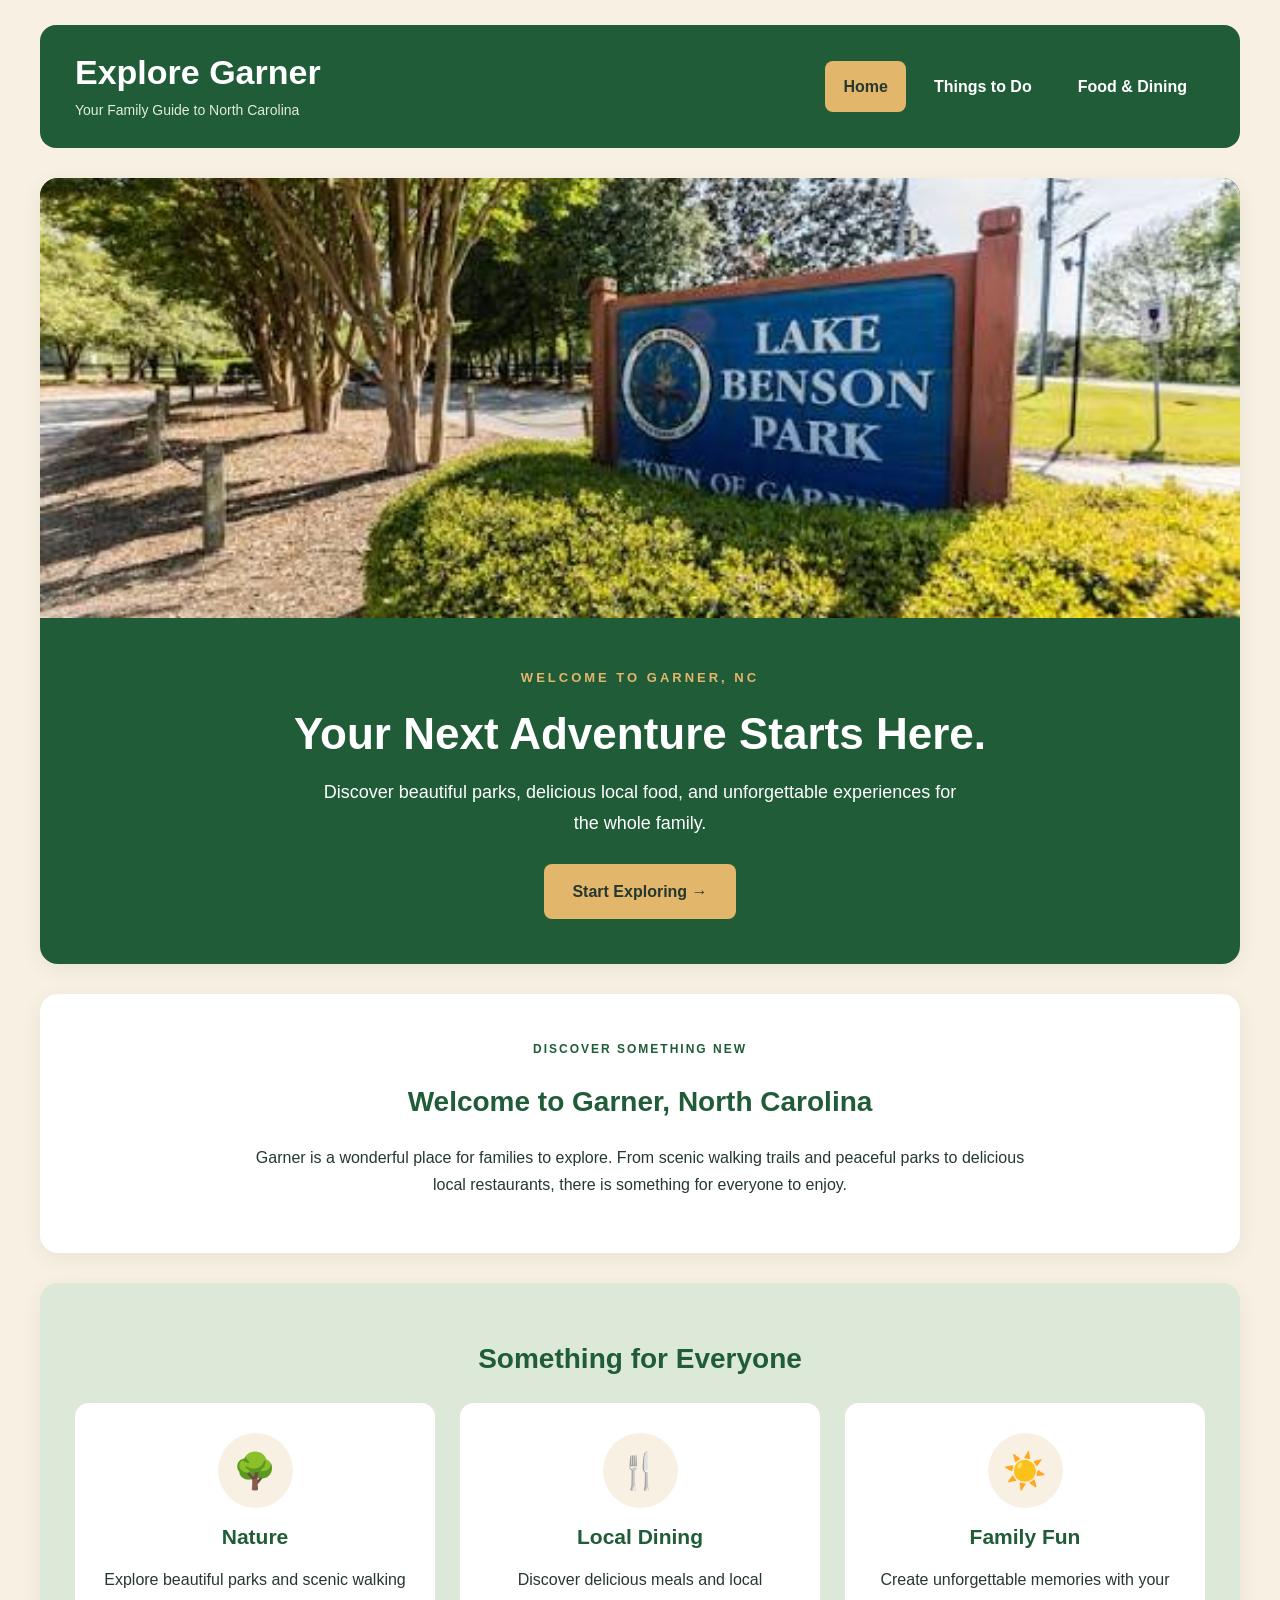
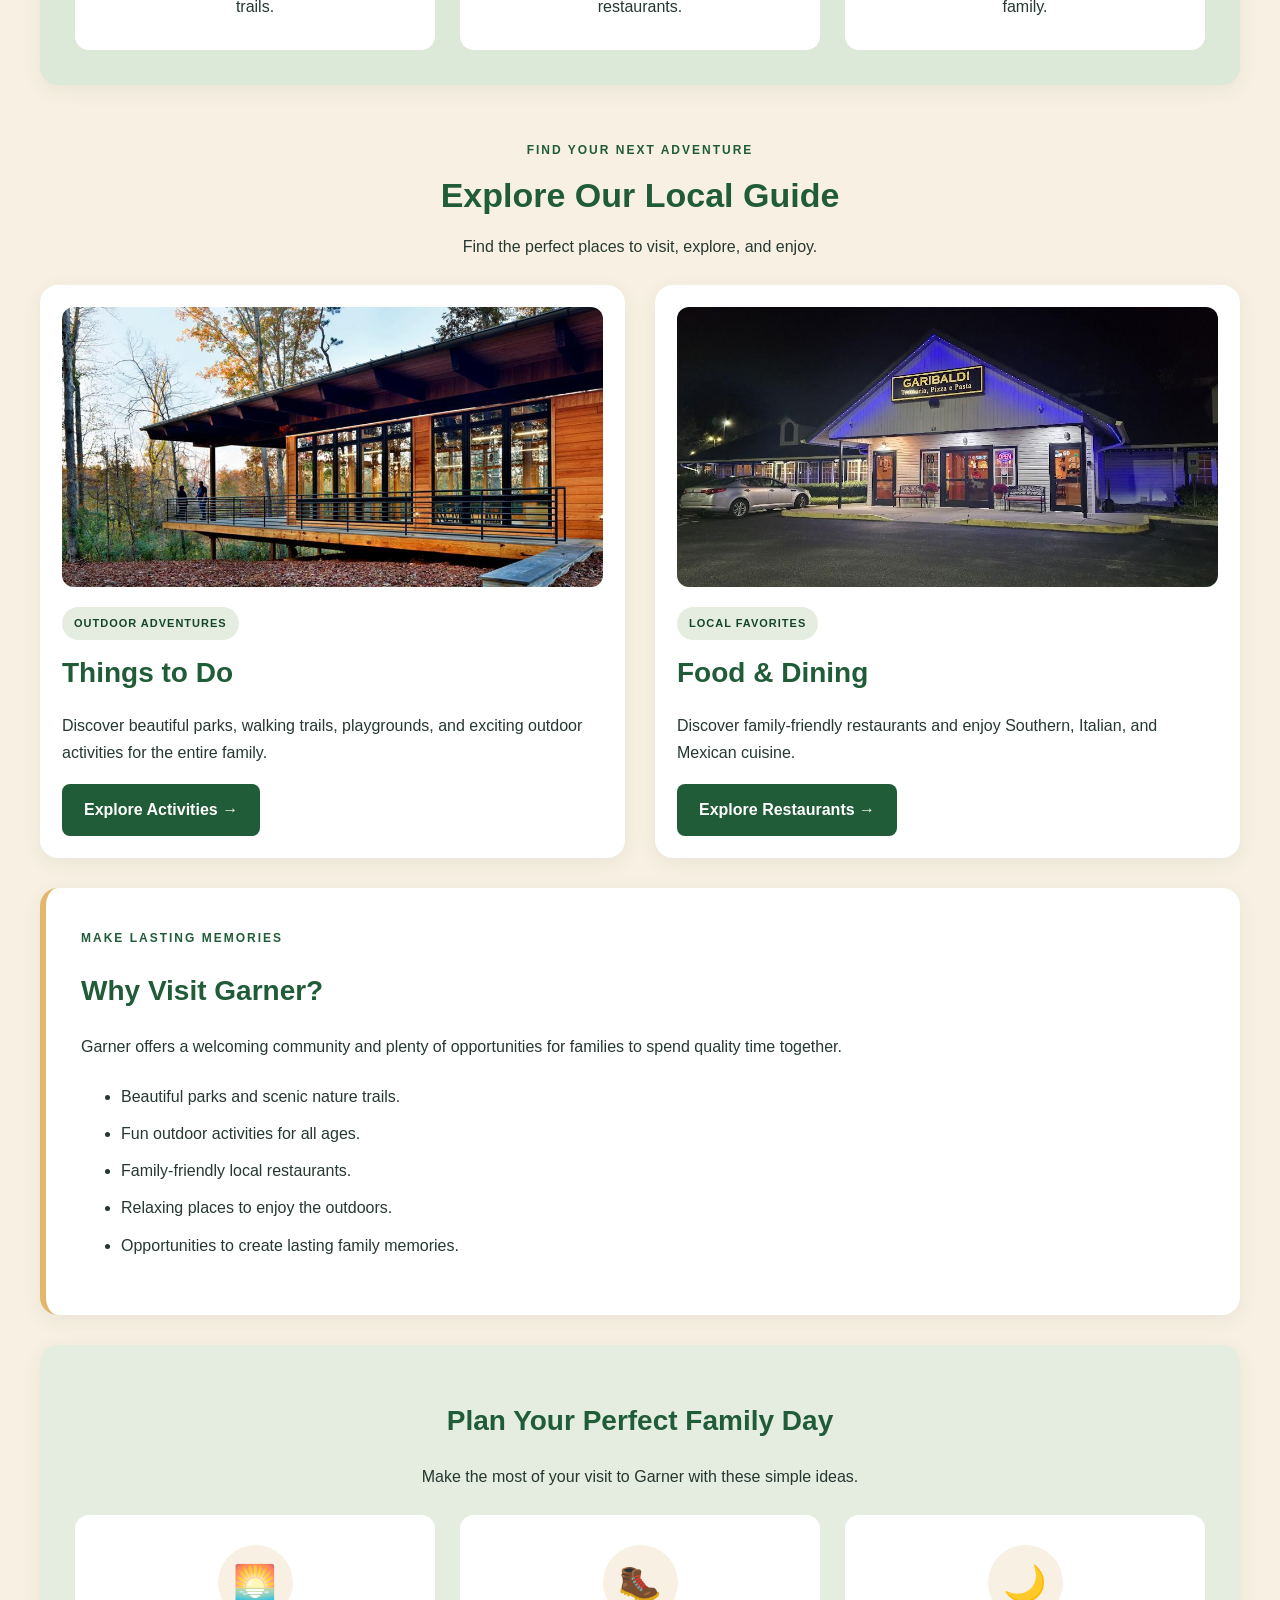
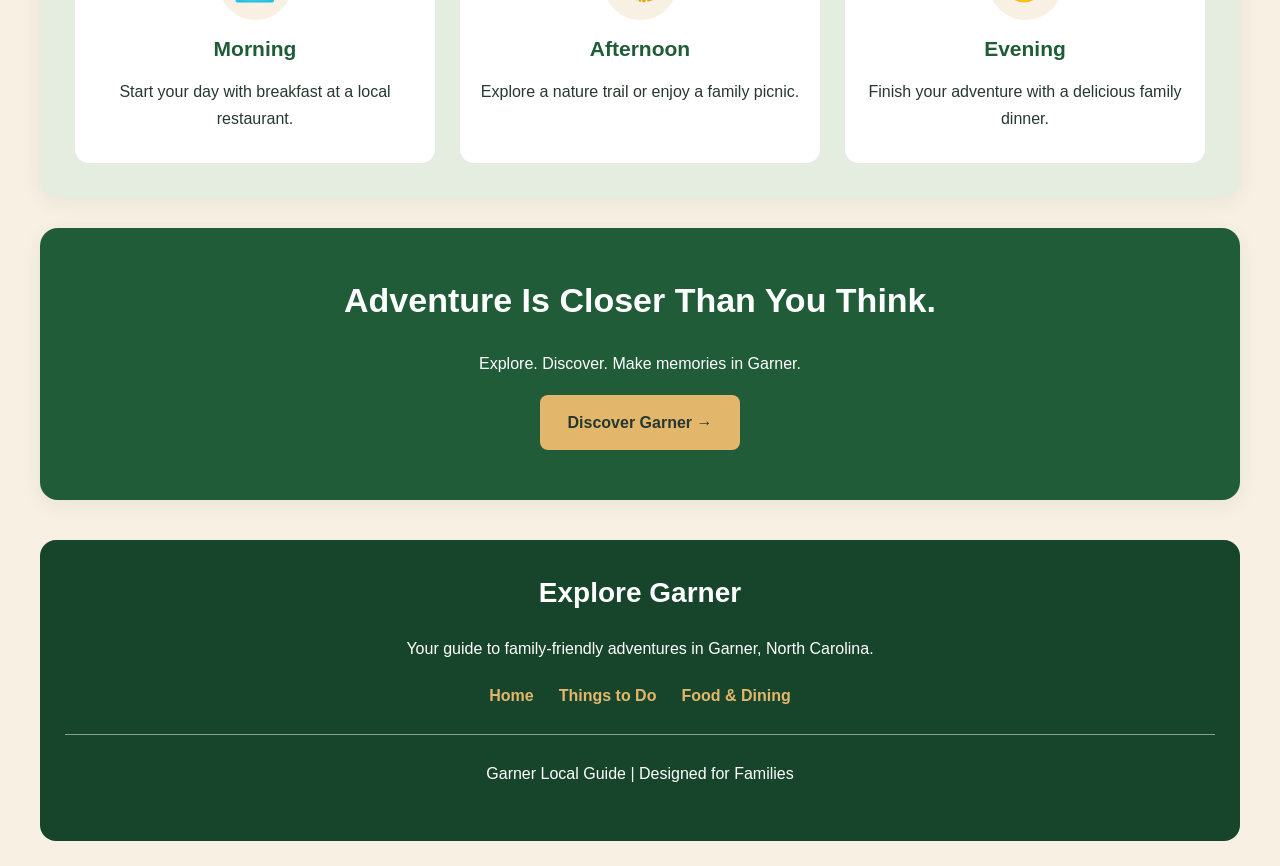
<file: index.html>
<!DOCTYPE html>
<html lang="en">
<head>
    <meta charset="UTF-8">
    <meta name="viewport" content="width=device-width, initial-scale=1.0">
    <title>Explore Garner | Family Local Guide</title>
    <link rel="stylesheet" href="styles.css">
</head>
<body>

    <!-- Website Header -->
    <header class="site-header">

        <div class="brand">
            <h1>Explore Garner</h1>
            <p>Your Family Guide to North Carolina</p>
        </div>

        <nav aria-label="Main navigation">
            <a href="index.html" class="active" aria-current="page">Home</a>
            <a href="things-to-do.html">Things to Do</a>
            <a href="food.html">Food &amp; Dining</a>
        </nav>

    </header>

    <main>

        <!-- Hero Banner -->
        <section class="hero">

            <img src="lake benson.jpg" alt="Entrance sign at Lake Benson Park">

            <div class="hero-content">

                <span class="hero-label">WELCOME TO GARNER, NC</span>

                <h2>Your Next Adventure Starts Here.</h2>

                <p>Discover beautiful parks, delicious local food,
                    and unforgettable experiences for the whole family.</p>

                <a class="gold-button" href="things-to-do.html">
                    Start Exploring &rarr;
                </a>

            </div>

        </section>

        <!-- Introduction -->
        <section class="welcome-section">

            <span class="section-label">DISCOVER SOMETHING NEW</span>

            <h2>Welcome to Garner, North Carolina</h2>

            <p>Garner is a wonderful place for families to explore.
                From scenic walking trails and peaceful parks to
                delicious local restaurants, there is something
                for everyone to enjoy.</p>

        </section>

        <!-- Categories -->
        <section class="categories">

            <h2>Something for Everyone</h2>

            <div class="category-grid">

                <div class="category-card">
                    <span class="category-icon" aria-hidden="true">🌳</span>
                    <h3>Nature</h3>
                    <p>Explore beautiful parks and scenic walking trails.</p>
                </div>

                <div class="category-card">
                    <span class="category-icon" aria-hidden="true">🍴</span>
                    <h3>Local Dining</h3>
                    <p>Discover delicious meals and local restaurants.</p>
                </div>

                <div class="category-card">
                    <span class="category-icon" aria-hidden="true">☀️</span>
                    <h3>Family Fun</h3>
                    <p>Create unforgettable memories with your family.</p>
                </div>

            </div>

        </section>

        <!-- Featured Destinations -->
        <div class="section-heading">

            <span class="section-label">FIND YOUR NEXT ADVENTURE</span>

            <h2>Explore Our Local Guide</h2>

            <p>Find the perfect places to visit, explore, and enjoy.</p>

        </div>

        <div class="home-grid">

            <section class="home-card">

                <img src="nature-center.jpg"
                    alt="White Deer Park Nature Center">

                <span class="card-label">OUTDOOR ADVENTURES</span>

                <h2>Things to Do</h2>

                <p>Discover beautiful parks, walking trails,
                    playgrounds, and exciting outdoor activities
                    for the entire family.</p>

                <a class="explore-button" href="things-to-do.html">
                    Explore Activities &rarr;
                </a>

            </section>

            <section class="home-card">

                <img src="garibaldi-night.jpg"
                    alt="Garibaldi restaurant at night">

                <span class="card-label">LOCAL FAVORITES</span>

                <h2>Food &amp; Dining</h2>

                <p>Discover family-friendly restaurants and enjoy
                    Southern, Italian, and Mexican cuisine.</p>

                <a class="explore-button" href="food.html">
                    Explore Restaurants &rarr;
                </a>

            </section>

        </div>

        <!-- Why Visit Garner -->
        <section class="why-visit">

            <span class="section-label">MAKE LASTING MEMORIES</span>

            <h2>Why Visit Garner?</h2>

            <p>Garner offers a welcoming community and plenty of
                opportunities for families to spend quality time together.</p>

            <ul>
                <li>Beautiful parks and scenic nature trails.</li>
                <li>Fun outdoor activities for all ages.</li>
                <li>Family-friendly local restaurants.</li>
                <li>Relaxing places to enjoy the outdoors.</li>
                <li>Opportunities to create lasting family memories.</li>
            </ul>

        </section>

        <!-- Plan Your Visit -->
        <section class="visit-section">

            <h2>Plan Your Perfect Family Day</h2>

            <p>Make the most of your visit to Garner with these simple ideas.</p>

            <div class="category-grid">

                <div class="category-card">
                    <span class="category-icon" aria-hidden="true">🌅</span>
                    <h3>Morning</h3>
                    <p>Start your day with breakfast at a local restaurant.</p>
                </div>

                <div class="category-card">
                    <span class="category-icon" aria-hidden="true">🥾</span>
                    <h3>Afternoon</h3>
                    <p>Explore a nature trail or enjoy a family picnic.</p>
                </div>

                <div class="category-card">
                    <span class="category-icon" aria-hidden="true">🌙</span>
                    <h3>Evening</h3>
                    <p>Finish your adventure with a delicious family dinner.</p>
                </div>

            </div>

        </section>

        <!-- Closing Banner -->
        <section class="closing-banner">

            <h2>Adventure Is Closer Than You Think.</h2>

            <p>Explore. Discover. Make memories in Garner.</p>

            <a class="gold-button" href="things-to-do.html">
                Discover Garner &rarr;
            </a>

        </section>

    </main>

    <!-- Footer -->
    <footer class="site-footer">

        <h2>Explore Garner</h2>

        <p>Your guide to family-friendly adventures in Garner, North Carolina.</p>

        <div class="footer-links">
            <a href="index.html">Home</a>
            <a href="things-to-do.html">Things to Do</a>
            <a href="food.html">Food &amp; Dining</a>
        </div>

        <hr>

        <p>Garner Local Guide | Designed for Families</p>

    </footer>

</body>
</html>
</file>
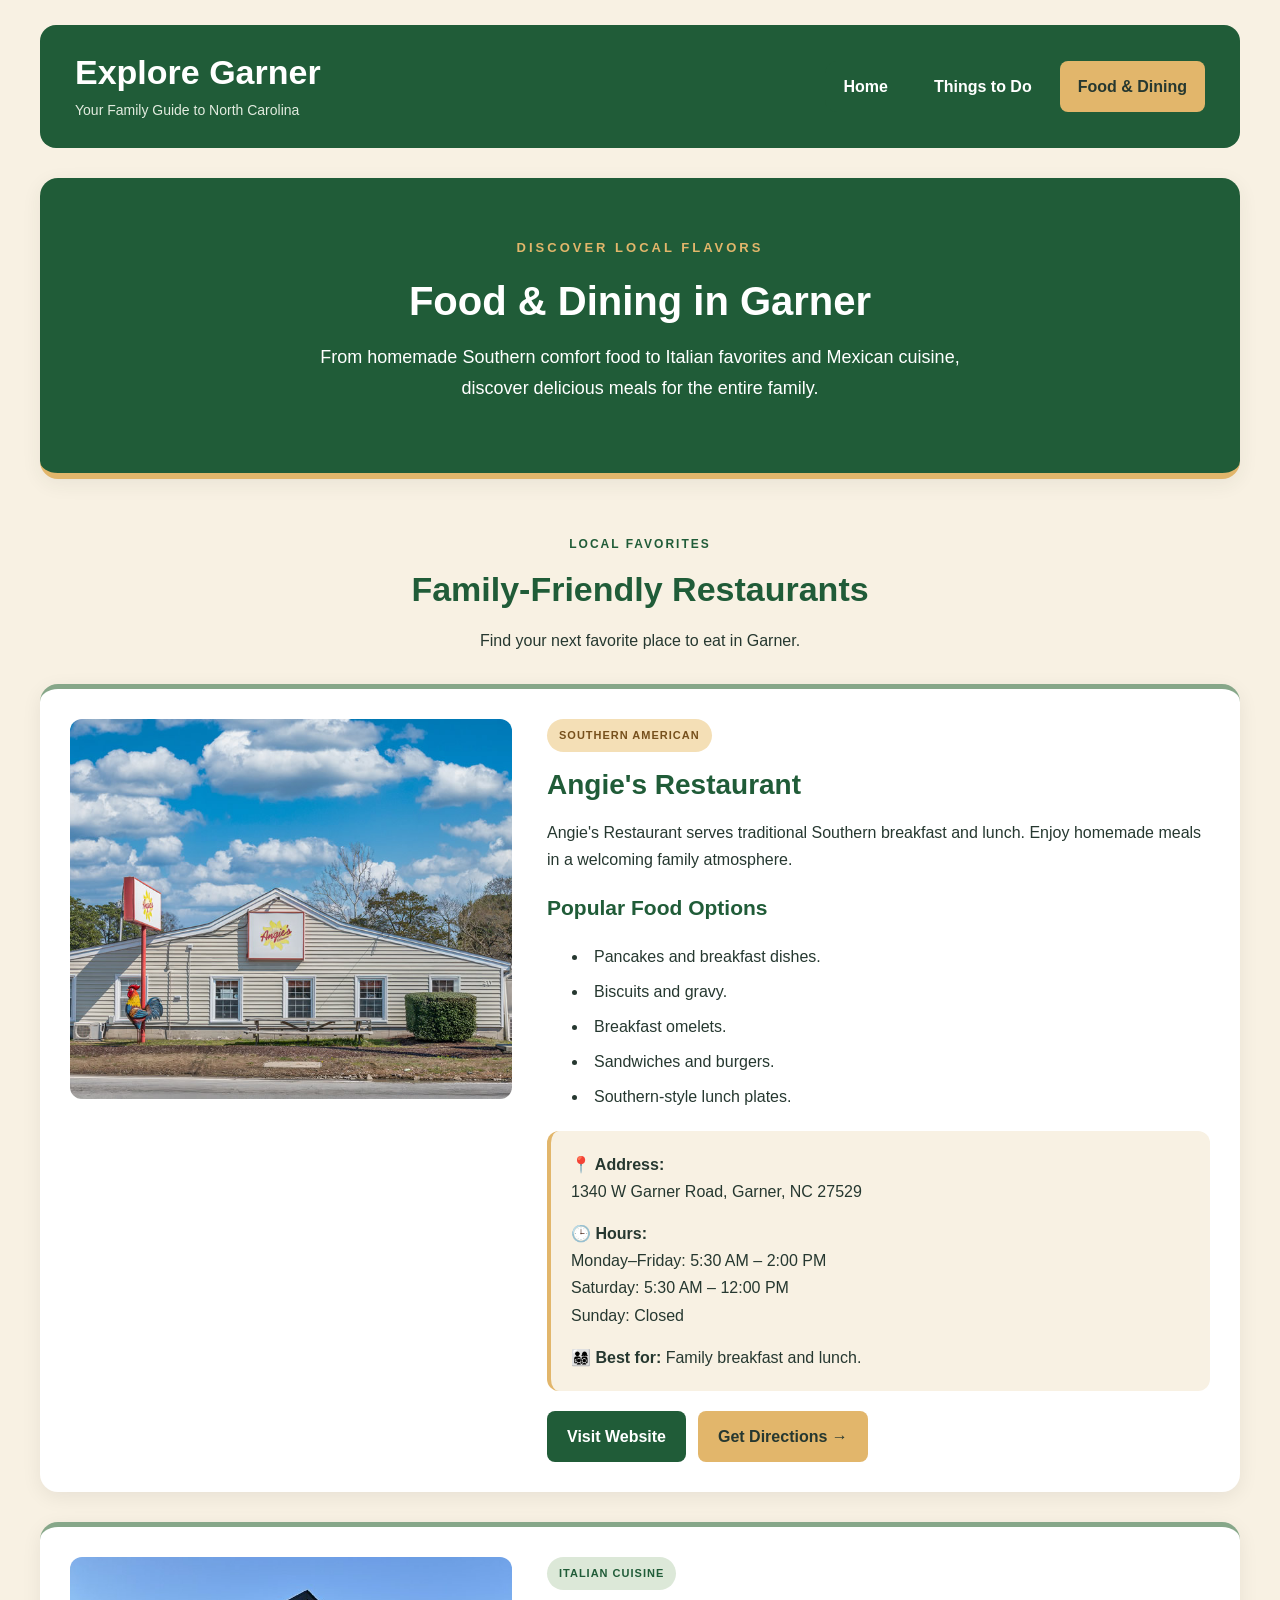
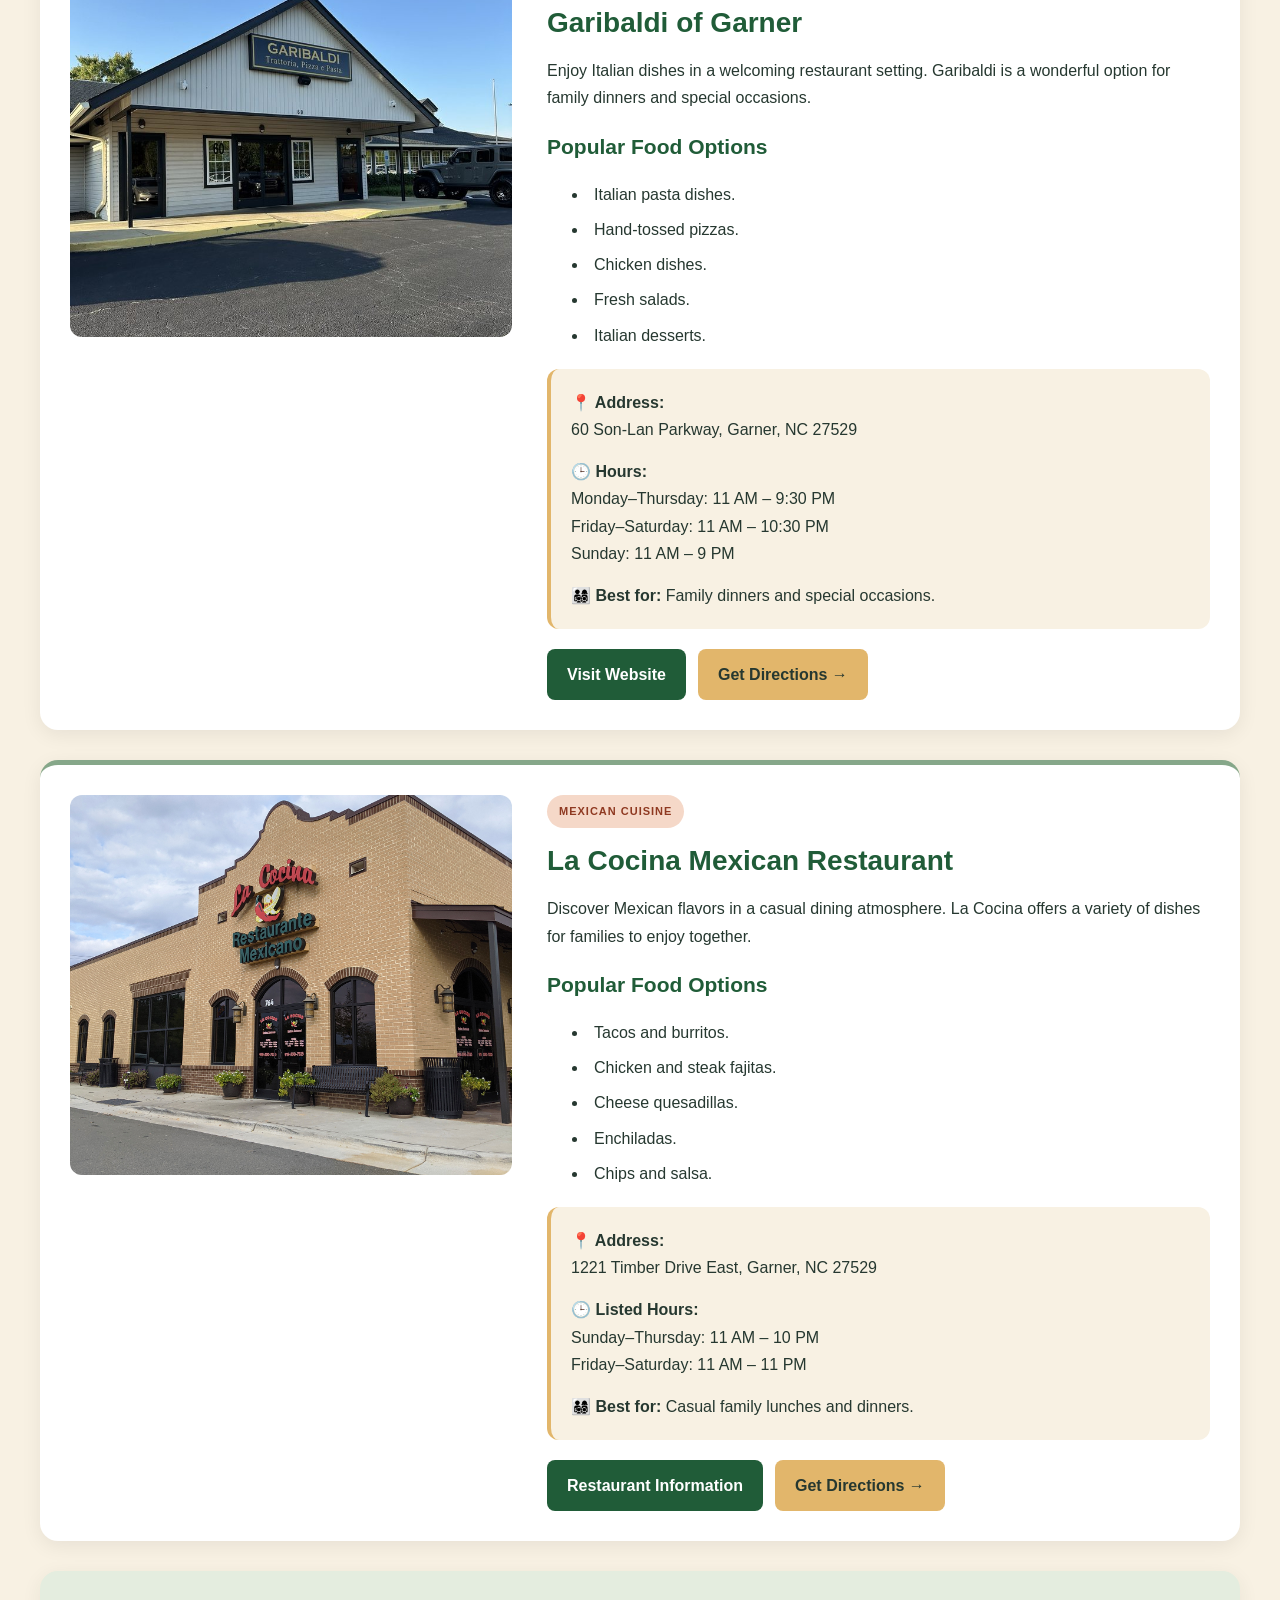
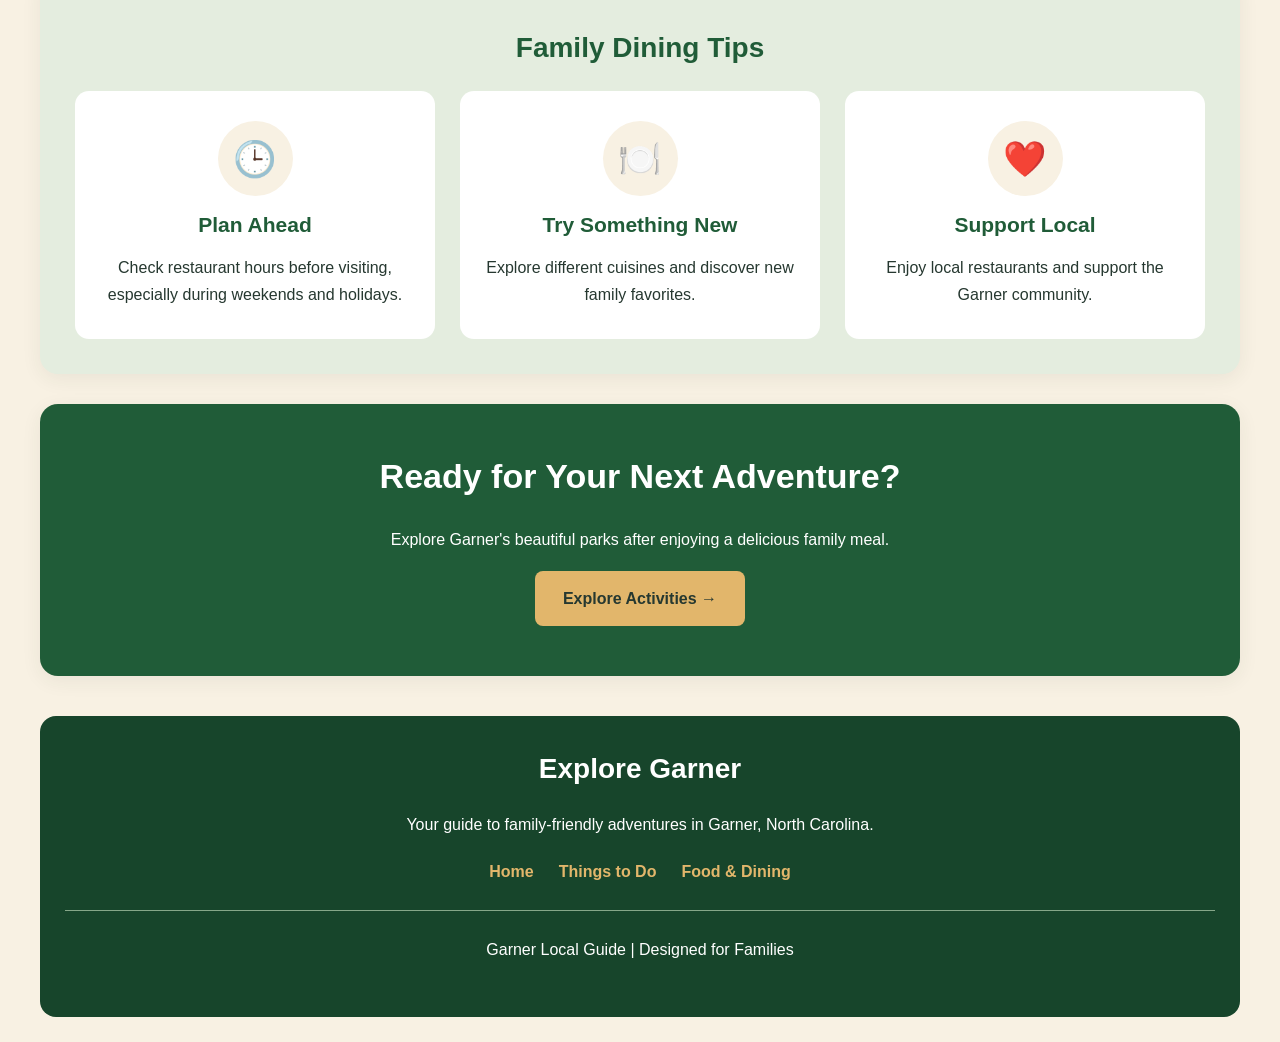
<file: food.html>
<!DOCTYPE html>
<html lang="en">
<head>
    <meta charset="UTF-8">
    <meta name="viewport" content="width=device-width, initial-scale=1.0">
    <title>Food & Dining | Explore Garner</title>
    <link rel="stylesheet" href="styles.css">
</head>
<body>

    <header class="site-header">

        <div class="brand">
            <h1>Explore Garner</h1>
            <p>Your Family Guide to North Carolina</p>
        </div>

        <nav aria-label="Main navigation">
            <a href="index.html">Home</a>
            <a href="things-to-do.html">Things to Do</a>
            <a href="food.html" class="active" aria-current="page">Food &amp; Dining</a>
        </nav>

    </header>

    <main>

        <!-- Page Introduction -->
        <section class="page-banner">

            <span class="hero-label">DISCOVER LOCAL FLAVORS</span>

            <h2>Food &amp; Dining in Garner</h2>

            <p>From homemade Southern comfort food to Italian
                favorites and Mexican cuisine, discover delicious
                meals for the entire family.</p>

        </section>

        <div class="section-heading">
            <span class="section-label">LOCAL FAVORITES</span>
            <h2>Family-Friendly Restaurants</h2>
            <p>Find your next favorite place to eat in Garner.</p>
        </div>

        <!-- Angie's Restaurant -->
        <section class="park-info dining-card">

            <img src="Angie's Restaurant Garner NC..jpg"
                 alt="Exterior of Angie's Restaurant in Garner">

            <div class="location-content">

                <span class="card-label southern-label">
                    SOUTHERN AMERICAN
                </span>

                <h2>Angie's Restaurant</h2>

                <p>Angie's Restaurant serves traditional Southern
                    breakfast and lunch. Enjoy homemade meals
                    in a welcoming family atmosphere.</p>

                <h3>Popular Food Options</h3>

                <ul>
                    <li>Pancakes and breakfast dishes.</li>
                    <li>Biscuits and gravy.</li>
                    <li>Breakfast omelets.</li>
                    <li>Sandwiches and burgers.</li>
                    <li>Southern-style lunch plates.</li>
                </ul>

                <div class="location-details">

                    <p><strong>📍 Address:</strong><br>
                        1340 W Garner Road, Garner, NC 27529
                    </p>

                    <p><strong>🕒 Hours:</strong><br>
                        Monday–Friday: 5:30 AM – 2:00 PM<br>
                        Saturday: 5:30 AM – 12:00 PM<br>
                        Sunday: Closed
                    </p>

                    <p><strong>👨‍👩‍👧‍👦 Best for:</strong>
                        Family breakfast and lunch.
                    </p>

                </div>

                <div class="location-buttons">

                    <a class="explore-button"
                       href="https://angiesrestaurant.com/">
                        Visit Website
                    </a>

                    <a class="gold-button"
                       href="https://www.google.com/maps/search/?api=1&amp;query=1340+W+Garner+Road+Garner+NC">
                        Get Directions &rarr;
                    </a>

                </div>

            </div>

        </section>

        <!-- Garibaldi -->
        <section class="park-info dining-card">

            <img src="Garibaldi of Garner.jpg"
                 alt="Exterior of Garibaldi of Garner">

            <div class="location-content">

                <span class="card-label italian-label">
                    ITALIAN CUISINE
                </span>

                <h2>Garibaldi of Garner</h2>

                <p>Enjoy Italian dishes in a welcoming restaurant
                    setting. Garibaldi is a wonderful option for
                    family dinners and special occasions.</p>

                <h3>Popular Food Options</h3>

                <ul>
                    <li>Italian pasta dishes.</li>
                    <li>Hand-tossed pizzas.</li>
                    <li>Chicken dishes.</li>
                    <li>Fresh salads.</li>
                    <li>Italian desserts.</li>
                </ul>

                <div class="location-details">

                    <p><strong>📍 Address:</strong><br>
                        60 Son-Lan Parkway, Garner, NC 27529
                    </p>

                    <p><strong>🕒 Hours:</strong><br>
                        Monday–Thursday: 11 AM – 9:30 PM<br>
                        Friday–Saturday: 11 AM – 10:30 PM<br>
                        Sunday: 11 AM – 9 PM
                    </p>

                    <p><strong>👨‍👩‍👧‍👦 Best for:</strong>
                        Family dinners and special occasions.
                    </p>

                </div>

                <div class="location-buttons">

                    <a class="explore-button"
                       href="https://garnergaribalditrattorias.com/">
                        Visit Website
                    </a>

                    <a class="gold-button"
                       href="https://www.google.com/maps/search/?api=1&amp;query=60+Son-Lan+Parkway+Garner+NC">
                        Get Directions &rarr;
                    </a>

                </div>

            </div>

        </section>

        <!-- La Cocina -->
        <section class="park-info dining-card">

            <img src="La Cocina Mexican Restaurant.jpg"
                 alt="Exterior of La Cocina Mexican Restaurant">

            <div class="location-content">

                <span class="card-label mexican-label">
                    MEXICAN CUISINE
                </span>

                <h2>La Cocina Mexican Restaurant</h2>

                <p>Discover Mexican flavors in a casual dining
                    atmosphere. La Cocina offers a variety of
                    dishes for families to enjoy together.</p>

                <h3>Popular Food Options</h3>

                <ul>
                    <li>Tacos and burritos.</li>
                    <li>Chicken and steak fajitas.</li>
                    <li>Cheese quesadillas.</li>
                    <li>Enchiladas.</li>
                    <li>Chips and salsa.</li>
                </ul>

                <div class="location-details">

                    <p><strong>📍 Address:</strong><br>
                        1221 Timber Drive East, Garner, NC 27529
                    </p>

                    <p><strong>🕒 Listed Hours:</strong><br>
                        Sunday–Thursday: 11 AM – 10 PM<br>
                        Friday–Saturday: 11 AM – 11 PM
                    </p>

                    <p><strong>👨‍👩‍👧‍👦 Best for:</strong>
                        Casual family lunches and dinners.
                    </p>

                </div>

                <div class="location-buttons">

                    <a class="explore-button"
                       href="https://www.visitraleigh.com/listing/la-cocina-garner/66118/">
                        Restaurant Information
                    </a>

                    <a class="gold-button"
                       href="https://www.google.com/maps/search/?api=1&amp;query=La+Cocina+1221+Timber+Drive+East+Garner+NC">
                        Get Directions &rarr;
                    </a>

                </div>

            </div>

        </section>

        <!-- Dining Tips -->
        <section class="visit-section">

            <h2>Family Dining Tips</h2>

            <div class="category-grid">

                <div class="category-card">
                    <span class="category-icon" aria-hidden="true">🕒</span>
                    <h3>Plan Ahead</h3>
                    <p>Check restaurant hours before visiting,
                        especially during weekends and holidays.</p>
                </div>

                <div class="category-card">
                    <span class="category-icon" aria-hidden="true">🍽️</span>
                    <h3>Try Something New</h3>
                    <p>Explore different cuisines and discover
                        new family favorites.</p>
                </div>

                <div class="category-card">
                    <span class="category-icon" aria-hidden="true">❤️</span>
                    <h3>Support Local</h3>
                    <p>Enjoy local restaurants and support
                        the Garner community.</p>
                </div>

            </div>

        </section>

        <section class="closing-banner">

            <h2>Ready for Your Next Adventure?</h2>

            <p>Explore Garner's beautiful parks after enjoying
                a delicious family meal.</p>

            <a class="gold-button" href="things-to-do.html">
                Explore Activities &rarr;
            </a>

        </section>

    </main>

    <!-- Footer -->
    <footer class="site-footer">

        <h2>Explore Garner</h2>

        <p>Your guide to family-friendly adventures in Garner, North Carolina.</p>

        <div class="footer-links">
            <a href="index.html">Home</a>
            <a href="things-to-do.html">Things to Do</a>
            <a href="food.html">Food &amp; Dining</a>
        </div>

        <hr>

        <p>Garner Local Guide | Designed for Families</p>

    </footer>

</body>
</html>
</file>
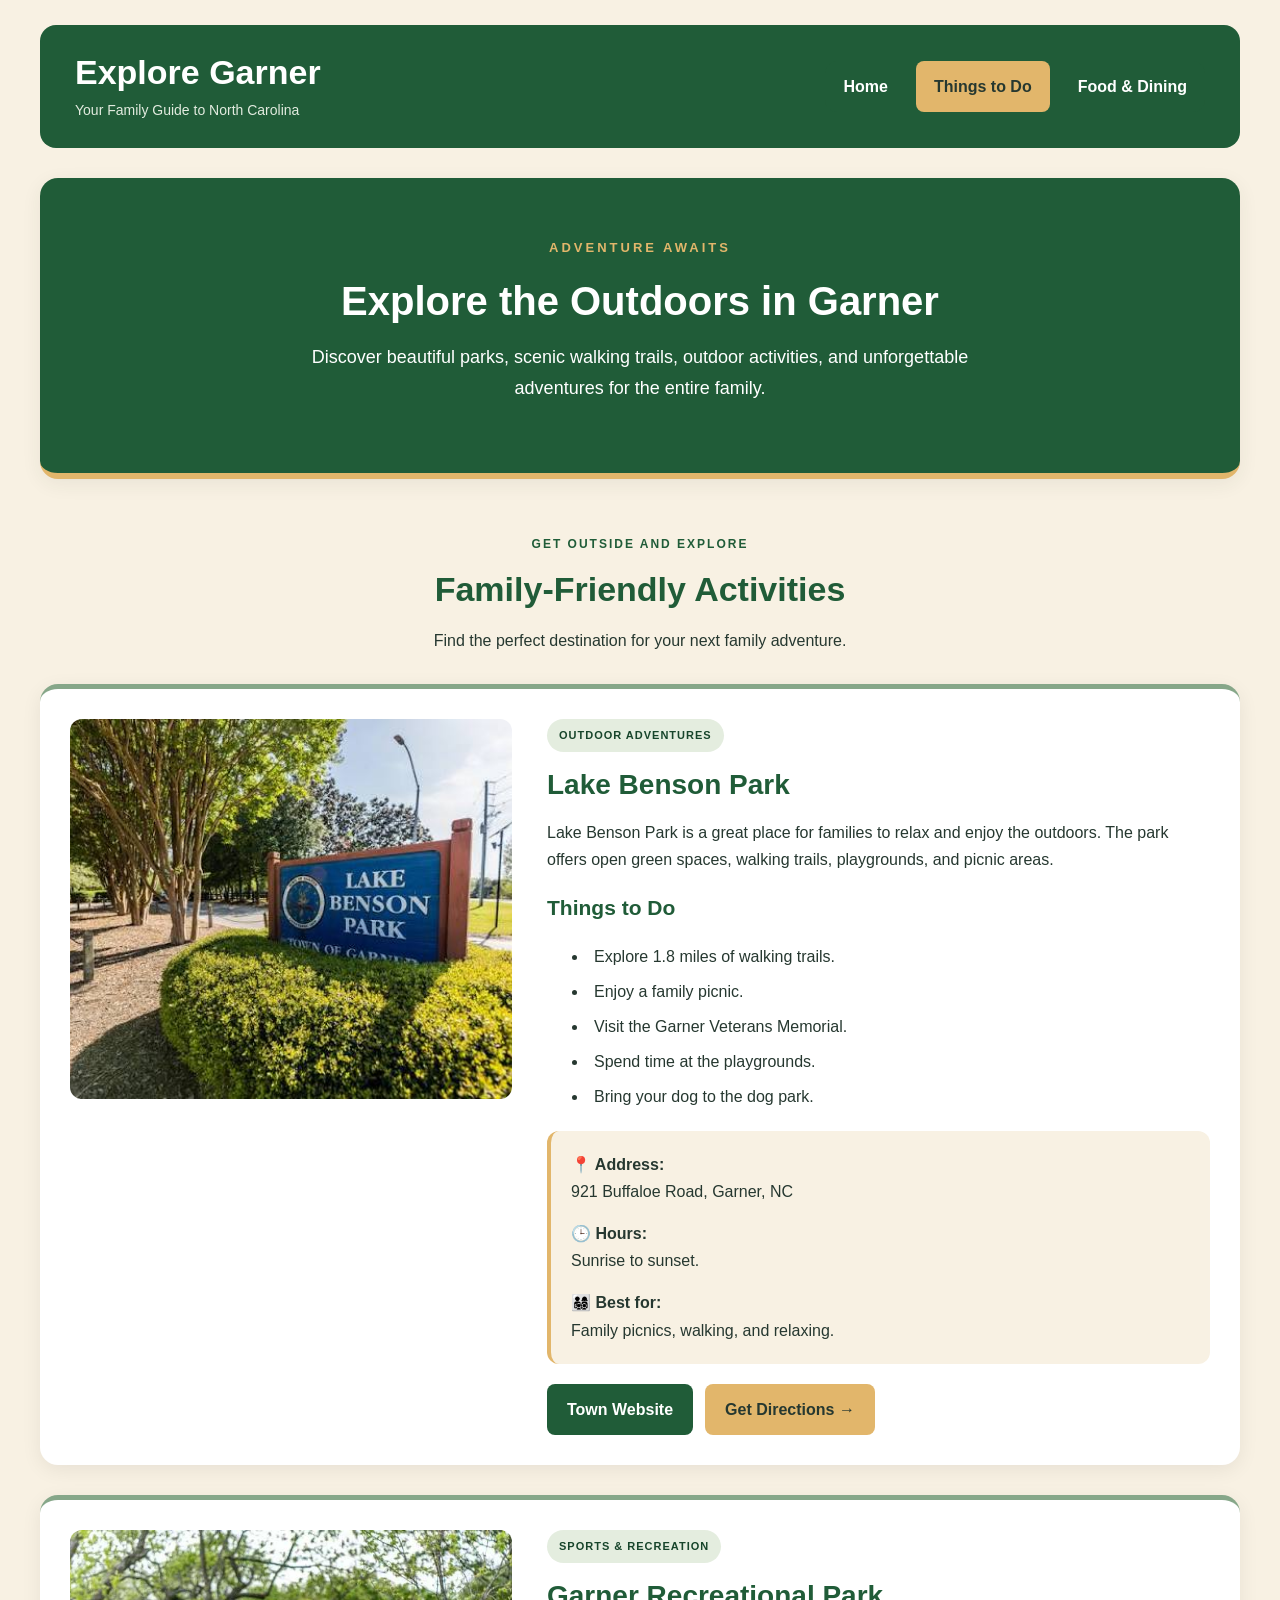
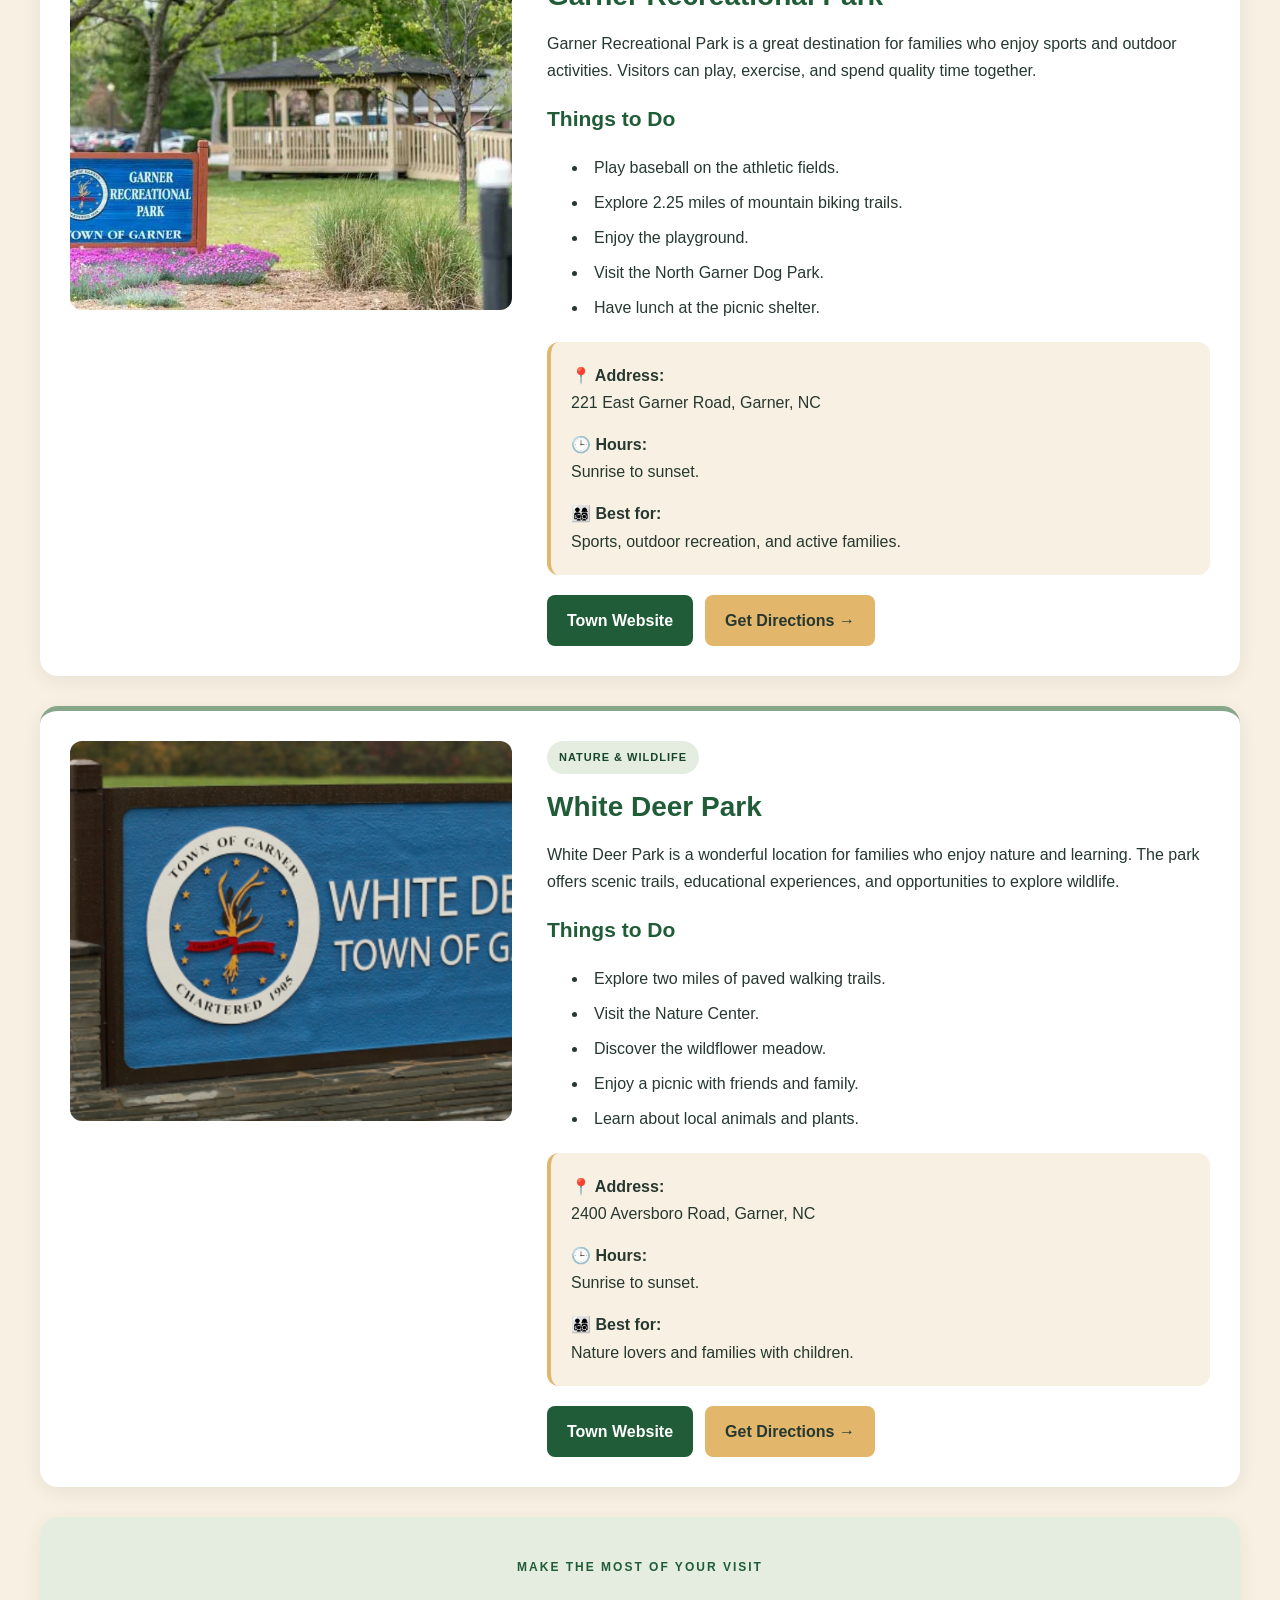
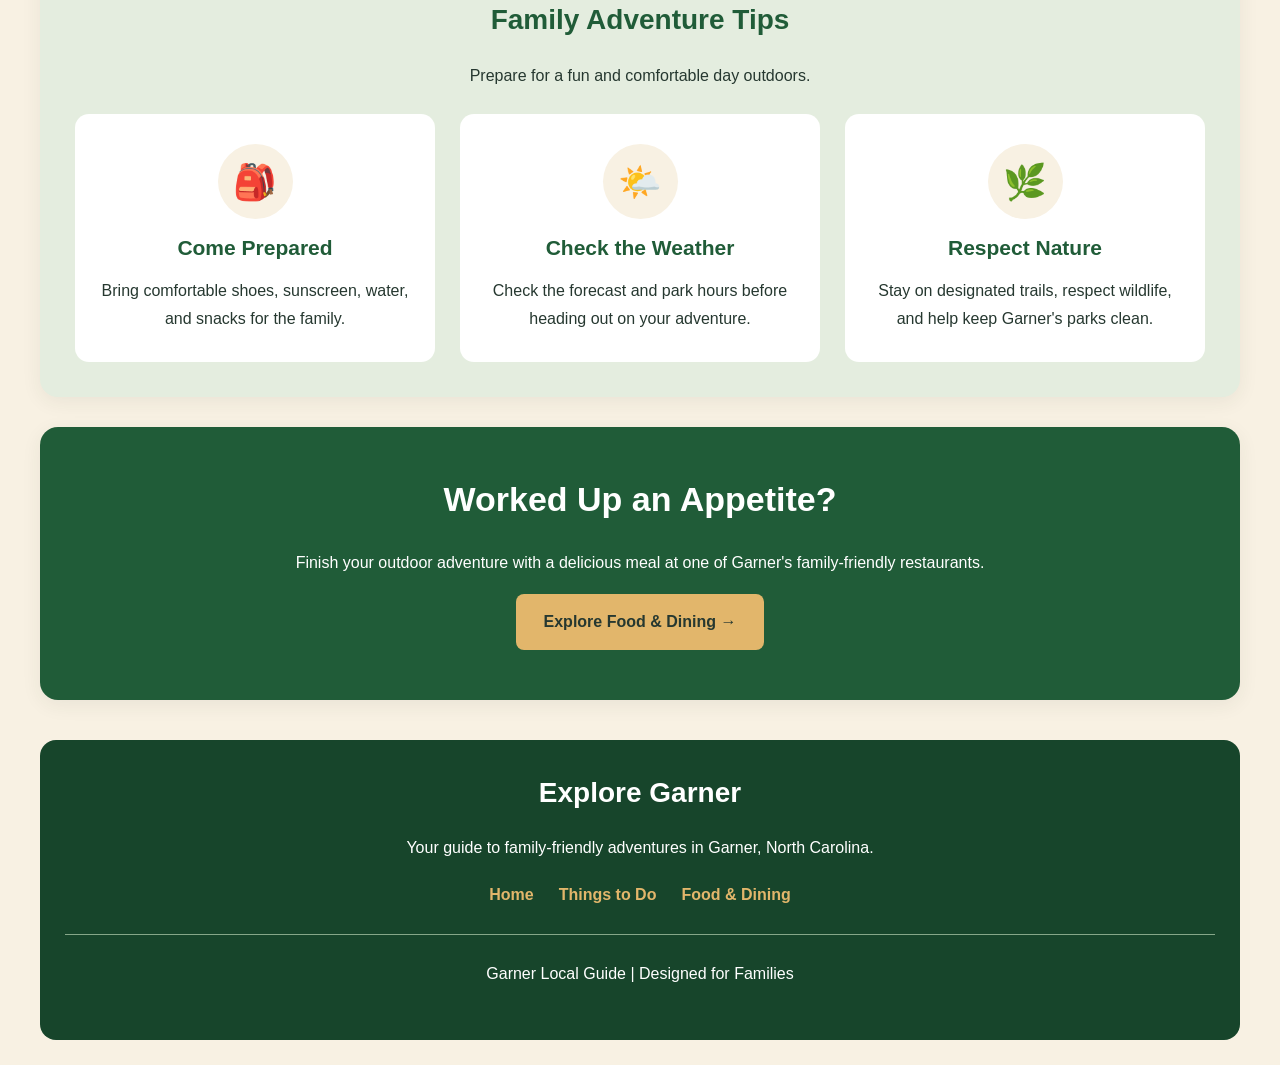
<file: things-to-do.html>
<!DOCTYPE html>
<html lang="en">
<head>
    <meta charset="UTF-8">
    <meta name="viewport" content="width=device-width, initial-scale=1.0">
    <title>Things to Do | Explore Garner</title>
    <link rel="stylesheet" href="styles.css">
</head>
<body>

    <!-- Website Header -->
    <header class="site-header">

        <div class="brand">
            <h1>Explore Garner</h1>
            <p>Your Family Guide to North Carolina</p>
        </div>

        <nav aria-label="Main navigation">
            <a href="index.html">Home</a>
            <a href="things-to-do.html" class="active" aria-current="page">Things to Do</a>
            <a href="food.html">Food &amp; Dining</a>
        </nav>

    </header>

    <main>

        <!-- Page Banner -->
        <section class="page-banner">

            <span class="hero-label">ADVENTURE AWAITS</span>

            <h2>Explore the Outdoors in Garner</h2>

            <p>Discover beautiful parks, scenic walking trails,
                outdoor activities, and unforgettable adventures
                for the entire family.</p>

        </section>

        <div class="section-heading">

            <span class="section-label">GET OUTSIDE AND EXPLORE</span>

            <h2>Family-Friendly Activities</h2>

            <p>Find the perfect destination for your next family adventure.</p>

        </div>

        <!-- Lake Benson Park -->
        <section class="park-info dining-card">

            <img src="lake benson.jpg"
                 alt="Entrance sign at Lake Benson Park">

            <div class="location-content">

                <span class="card-label outdoor-label">
                    OUTDOOR ADVENTURES
                </span>

                <h2>Lake Benson Park</h2>

                <p>Lake Benson Park is a great place for families to relax
                    and enjoy the outdoors. The park offers open green
                    spaces, walking trails, playgrounds, and picnic areas.</p>

                <h3>Things to Do</h3>

                <ul>
                    <li>Explore 1.8 miles of walking trails.</li>
                    <li>Enjoy a family picnic.</li>
                    <li>Visit the Garner Veterans Memorial.</li>
                    <li>Spend time at the playgrounds.</li>
                    <li>Bring your dog to the dog park.</li>
                </ul>

                <div class="location-details">

                    <p><strong>📍 Address:</strong><br>
                        921 Buffaloe Road, Garner, NC
                    </p>

                    <p><strong>🕒 Hours:</strong><br>
                        Sunrise to sunset.
                    </p>

                    <p><strong>👨‍👩‍👧‍👦 Best for:</strong><br>
                        Family picnics, walking, and relaxing.
                    </p>

                </div>

                <div class="location-buttons">

                    <a class="explore-button"
                       href="https://www.garnernc.gov/">
                        Town Website
                    </a>

                    <a class="gold-button"
                       href="https://www.google.com/maps/search/?api=1&amp;query=Lake+Benson+Park+921+Buffaloe+Road+Garner+NC">
                        Get Directions &rarr;
                    </a>

                </div>

            </div>

        </section>

        <!-- Garner Recreational Park -->
        <section class="park-info dining-card">

            <img src="Garner Recreational Park.jpg"
                 alt="Entrance to Garner Recreational Park">

            <div class="location-content">

                <span class="card-label sports-label">
                    SPORTS &amp; RECREATION
                </span>

                <h2>Garner Recreational Park</h2>

                <p>Garner Recreational Park is a great destination
                    for families who enjoy sports and outdoor activities.
                    Visitors can play, exercise, and spend quality
                    time together.</p>

                <h3>Things to Do</h3>

                <ul>
                    <li>Play baseball on the athletic fields.</li>
                    <li>Explore 2.25 miles of mountain biking trails.</li>
                    <li>Enjoy the playground.</li>
                    <li>Visit the North Garner Dog Park.</li>
                    <li>Have lunch at the picnic shelter.</li>
                </ul>

                <div class="location-details">

                    <p><strong>📍 Address:</strong><br>
                        221 East Garner Road, Garner, NC
                    </p>

                    <p><strong>🕒 Hours:</strong><br>
                        Sunrise to sunset.
                    </p>

                    <p><strong>👨‍👩‍👧‍👦 Best for:</strong><br>
                        Sports, outdoor recreation, and active families.
                    </p>

                </div>

                <div class="location-buttons">

                    <a class="explore-button"
                       href="https://www.garnernc.gov/">
                        Town Website
                    </a>

                    <a class="gold-button"
                       href="https://www.google.com/maps/search/?api=1&amp;query=Garner+Recreational+Park+221+East+Garner+Road+Garner+NC">
                        Get Directions &rarr;
                    </a>

                </div>

            </div>

        </section>

        <!-- White Deer Park -->
        <section class="park-info dining-card">

            <img src="White Deer Park..png"
                 alt="Entrance sign at White Deer Park">

            <div class="location-content">

                <span class="card-label nature-label">
                    NATURE &amp; WILDLIFE
                </span>

                <h2>White Deer Park</h2>

                <p>White Deer Park is a wonderful location for families
                    who enjoy nature and learning. The park offers scenic
                    trails, educational experiences, and opportunities
                    to explore wildlife.</p>

                <h3>Things to Do</h3>

                <ul>
                    <li>Explore two miles of paved walking trails.</li>
                    <li>Visit the Nature Center.</li>
                    <li>Discover the wildflower meadow.</li>
                    <li>Enjoy a picnic with friends and family.</li>
                    <li>Learn about local animals and plants.</li>
                </ul>

                <div class="location-details">

                    <p><strong>📍 Address:</strong><br>
                        2400 Aversboro Road, Garner, NC
                    </p>

                    <p><strong>🕒 Hours:</strong><br>
                        Sunrise to sunset.
                    </p>

                    <p><strong>👨‍👩‍👧‍👦 Best for:</strong><br>
                        Nature lovers and families with children.
                    </p>

                </div>

                <div class="location-buttons">

                    <a class="explore-button"
                       href="https://www.garnernc.gov/">
                        Town Website
                    </a>

                    <a class="gold-button"
                       href="https://www.google.com/maps/search/?api=1&amp;query=White+Deer+Park+2400+Aversboro+Road+Garner+NC">
                        Get Directions &rarr;
                    </a>

                </div>

            </div>

        </section>

        <!-- Family Adventure Tips -->
        <section class="visit-section">

            <span class="section-label">MAKE THE MOST OF YOUR VISIT</span>

            <h2>Family Adventure Tips</h2>

            <p>Prepare for a fun and comfortable day outdoors.</p>

            <div class="category-grid">

                <div class="category-card">

                    <span class="category-icon" aria-hidden="true">🎒</span>

                    <h3>Come Prepared</h3>

                    <p>Bring comfortable shoes, sunscreen,
                        water, and snacks for the family.</p>

                </div>

                <div class="category-card">

                    <span class="category-icon" aria-hidden="true">🌤️</span>

                    <h3>Check the Weather</h3>

                    <p>Check the forecast and park hours before
                        heading out on your adventure.</p>

                </div>

                <div class="category-card">

                    <span class="category-icon" aria-hidden="true">🌿</span>

                    <h3>Respect Nature</h3>

                    <p>Stay on designated trails, respect wildlife,
                        and help keep Garner's parks clean.</p>

                </div>

            </div>

        </section>

        <!-- Closing Banner -->
        <section class="closing-banner">

            <h2>Worked Up an Appetite?</h2>

            <p>Finish your outdoor adventure with a delicious
                meal at one of Garner's family-friendly restaurants.</p>

            <a class="gold-button" href="food.html">
                Explore Food &amp; Dining &rarr;
            </a>

        </section>

    </main>

    <!-- Footer -->
    <footer class="site-footer">

        <h2>Explore Garner</h2>

        <p>Your guide to family-friendly adventures in Garner, North Carolina.</p>

        <div class="footer-links">
            <a href="index.html">Home</a>
            <a href="things-to-do.html">Things to Do</a>
            <a href="food.html">Food &amp; Dining</a>
        </div>

        <hr>

        <p>Garner Local Guide | Designed for Families</p>

    </footer>

</body>
</html>
</file>
<file: styles.css>
/* Color palette */
:root {
    --forest: #205c38;
    --dark-green: #17452b;
    --sage: #86a789;
    --cream: #f8f1e3;
    --gold: #e2b66b;
    --charcoal: #263830;
    --white: #ffffff;
}

/* General styling */
* {
    box-sizing: border-box;
}

html {
    scroll-behavior: smooth;
}

body {
    font-family: Arial, sans-serif;
    background-color: var(--cream);
    color: var(--charcoal);
    margin: 0 auto;
    max-width: 1400px;
    padding: 25px 40px;
    font-size: 16px;
    line-height: 1.7;
}

h1, h2, h3 {
    color: var(--forest);
    line-height: 1.3;
}

h1 {
    font-size: 36px;
}

h2 {
    font-size: 28px;
}

h3 {
    font-size: 21px;
}

p {
    margin-bottom: 18px;
}

img {
    display: block;
    max-width: 100%;
    height: auto;
    border-radius: 12px;
}

/* Website header */
.site-header {
    display: flex;
    justify-content: space-between;
    align-items: center;
    gap: 25px;
    background-color: var(--forest);
    padding: 25px 35px;
    border-radius: 16px;
    margin-bottom: 25px;
}

.brand h1 {
    color: white;
    margin: 0;
    font-size: 34px;
}

.brand p {
    color: #e2ebdf;
    margin: 5px 0 0;
    font-size: 14px;
}

/* Navigation */
nav {
    display: flex;
    flex-wrap: wrap;
    align-items: center;
    gap: 10px;
    background-color: var(--forest);
    padding: 15px;
    border-radius: 12px;
    margin-bottom: 25px;
}

.site-header nav {
    padding: 0;
    margin: 0;
}

nav a {
    color: white;
    text-decoration: none;
    font-weight: bold;
    padding: 12px 18px;
    border-radius: 8px;
    transition: background-color 0.25s;
}

nav a:hover,
nav a.active {
    background-color: var(--gold);
    color: var(--charcoal);
}

/* General sections */
section {
    background-color: white;
    padding: 35px;
    margin: 30px 0;
    border-radius: 18px;
    box-shadow: 0 5px 20px rgba(38, 56, 48, 0.07);
}

/* Hero banner */
.hero {
    padding: 0;
    overflow: hidden;
    background-color: var(--forest);
}

.hero img {
    width: 100%;
    height: 440px;
    object-fit: cover;
    border-radius: 0;
}

.hero-content {
    padding: 45px 30px;
    text-align: center;
    color: white;
}

.hero-content h2 {
    color: white;
    font-size: 44px;
    margin: 15px 0;
}

.hero-content p {
    max-width: 650px;
    margin: 15px auto 25px;
    font-size: 18px;
}

.hero-label {
    color: var(--gold);
    font-size: 13px;
    font-weight: bold;
    letter-spacing: 3px;
}

/* Gold buttons */
.gold-button {
    display: inline-block;
    background-color: var(--gold);
    color: var(--charcoal);
    padding: 14px 28px;
    border-radius: 8px;
    text-decoration: none;
    font-weight: bold;
    transition: background-color 0.25s, transform 0.25s;
}

.gold-button:hover {
    background-color: #f0cd91;
    transform: translateY(-3px);
}

/* Section labels */
.section-label {
    display: inline-block;
    color: var(--forest);
    font-size: 12px;
    font-weight: bold;
    letter-spacing: 2px;
}

.section-heading {
    text-align: center;
    margin: 50px 0 25px;
}

.section-heading h2 {
    font-size: 34px;
    margin: 10px 0;
}

/* Welcome section */
.welcome-section {
    text-align: center;
    padding: 40px;
}

.welcome-section p {
    max-width: 800px;
    margin: 15px auto;
}

/* Category sections */
.categories {
    background-color: #dce8d8;
    text-align: center;
}

.category-grid {
    display: grid;
    grid-template-columns: repeat(3, minmax(0, 1fr));
    gap: 25px;
    margin-top: 25px;
}

.category-card {
    background-color: white;
    padding: 30px 20px;
    border-radius: 14px;
    text-align: center;
    transition: transform 0.25s, box-shadow 0.25s;
}

.category-card:hover {
    transform: translateY(-5px);
    box-shadow: 0 8px 20px rgba(0, 0, 0, 0.08);
}

.category-icon {
    display: inline-flex;
    justify-content: center;
    align-items: center;
    width: 75px;
    height: 75px;
    background-color: var(--cream);
    border-radius: 50%;
    font-size: 35px;
}

.category-card h3 {
    margin: 15px 0 8px;
}

.category-card p {
    margin-bottom: 0;
}

/* Homepage destination cards */
.home-grid {
    display: grid;
    grid-template-columns: repeat(2, minmax(0, 1fr));
    gap: 30px;
}

.home-grid .home-card {
    display: flex;
    flex-direction: column;
    margin: 0;
    padding: 22px;
    width: 100%;
    max-width: none;
    border-radius: 18px;
    transition: transform 0.25s, box-shadow 0.25s;
}

.home-card:hover {
    transform: translateY(-5px);
    box-shadow: 0 10px 25px rgba(0, 0, 0, 0.12);
}

.home-card img {
    width: 100%;
    height: 280px;
    object-fit: cover;
}

.card-label {
    align-self: flex-start;
    display: inline-block;
    background-color: #e4eddf;
    color: var(--dark-green);
    padding: 7px 12px;
    border-radius: 20px;
    font-size: 11px;
    font-weight: bold;
    letter-spacing: 1px;
    margin-top: 20px;
}

.home-card h2 {
    margin: 15px 0 5px;
}

.home-card p {
    flex-grow: 1;
}

.explore-button {
    display: inline-block;
    align-self: flex-start;
    background-color: var(--forest);
    color: white;
    padding: 12px 22px;
    border-radius: 8px;
    text-decoration: none;
    font-weight: bold;
    transition: background-color 0.25s;
}

.explore-button:hover {
    background-color: var(--dark-green);
}

/* Why visit Garner */
.why-visit {
    border-left: 6px solid var(--gold);
}

.why-visit li {
    padding: 5px 0;
}

/* Plan your visit */
.visit-section {
    background-color: #e4eddf;
    text-align: center;
}

/* Closing banner */
.closing-banner {
    text-align: center;
    background-color: var(--forest);
    color: white;
    padding: 50px 25px;
}

.closing-banner h2 {
    color: white;
    font-size: 34px;
    margin-top: 0;
}

/* Parks and restaurants */
.park-info {
    display: flow-root;
    background-color: white;
    padding: 30px;
    margin: 30px 0;
    border-radius: 18px;
    border-top: 5px solid var(--sage);
    box-shadow: 0 5px 20px rgba(0, 0, 0, 0.07);
}

.park-info h2 {
    margin-top: 0;
    font-size: 28px;
}

.park-info img {
    float: left;
    width: 42%;
    height: 320px;
    object-fit: cover;
    margin: 0 30px 20px 0;
}

.park-info ul {
    padding-left: 25px;
    list-style-position: inside;
}

.park-info li {
    margin-bottom: 8px;
}

/* Links and accessibility */
a {
    color: var(--forest);
}

a:focus-visible {
    outline: 3px solid #17452b;
    outline-offset: 4px;
}

nav a:focus-visible,
footer a:focus-visible,
.closing-banner a:focus-visible,
.hero-content a:focus-visible {
    outline-color: white;
}

/* Footer */
footer {
    background-color: var(--dark-green);
    color: white;
    text-align: center;
    padding: 35px 25px;
    border-radius: 16px;
    margin-top: 40px;
}

footer h2 {
    color: white;
    margin-top: 0;
}

.footer-links {
    display: flex;
    flex-wrap: wrap;
    justify-content: center;
    gap: 25px;
    margin: 20px 0;
}

.footer-links a {
    color: var(--gold);
    font-weight: bold;
    text-decoration: none;
}

.footer-links a:hover {
    text-decoration: underline;
}

footer hr {
    border: 0;
    border-top: 1px solid var(--sage);
    margin: 25px 0;
}

/* Tablet layout */
@media (max-width: 1000px) {
    body {
        padding: 25px;
    }

    .site-header {
        flex-direction: column;
        text-align: center;
    }

    .hero img {
        height: 350px;
    }

    .hero-content h2 {
        font-size: 36px;
    }

    .category-grid {
        gap: 15px;
    }

    .home-card img {
        height: 220px;
    }
}

/* Mobile layout */
@media (max-width: 600px) {
    body {
        padding: 12px;
    }

    h1 {
        font-size: 28px;
    }

    h2 {
        font-size: 24px;
    }

    .site-header {
        padding: 22px 12px;
        gap: 18px;
    }

    .brand h1 {
        font-size: 30px;
    }

    .brand p {
        font-size: 12px;
    }

    nav {
        width: 100%;
        justify-content: center;
        gap: 4px;
        padding: 8px;
    }

    nav a {
        font-size: 13px;
        padding: 12px 8px;
    }

    section {
        padding: 22px;
        margin: 20px 0;
    }

    .hero {
        padding: 0;
    }

    .hero img {
        height: 240px;
    }

    .hero-content {
        padding: 30px 18px;
    }

    .hero-content h2 {
        font-size: 30px;
    }

    .hero-content p {
        font-size: 16px;
    }

    .hero-label {
        font-size: 10px;
        letter-spacing: 2px;
    }

    .welcome-section {
        padding: 25px 20px;
    }

    .category-grid,
    .home-grid {
        grid-template-columns: 1fr;
        gap: 20px;
    }

    .category-card {
        padding: 25px 15px;
    }

    .home-card img {
        height: 230px;
    }

    .home-grid .home-card {
        padding: 18px;
    }

    .section-heading h2 {
        font-size: 28px;
    }

    .explore-button {
        align-self: stretch;
        text-align: center;
    }

    .park-info {
        padding: 20px;
    }

    .park-info img {
        float: none;
        width: 100%;
        height: 240px;
        margin: 0 0 20px;
    }

    .closing-banner h2 {
        font-size: 27px;
    }

    footer {
        padding: 25px 15px;
        font-size: 14px;
    }

    .footer-links {
        gap: 15px;
    }
}

/* Respect reduced motion preferences */
@media (prefers-reduced-motion: reduce) {
    html {
        scroll-behavior: auto;
    }

    * {
        transition: none !important;
    }
}

/* Interior page banners */
.page-banner {
    background-color: var(--forest);
    color: white;
    text-align: center;
    padding: 55px 30px;
    border-bottom: 6px solid var(--gold);
}

.page-banner h2 {
    color: white;
    font-size: 40px;
    margin: 15px 0;
}

.page-banner p {
    max-width: 700px;
    margin: 15px auto;
    font-size: 18px;
}

/* Restaurant card layout */
.dining-card {
    display: grid;
    grid-template-columns: minmax(0, 2fr) minmax(0, 3fr);
    align-items: start;
    gap: 35px;
}

.dining-card img {
    float: none;
    width: 100%;
    height: 380px;
    object-fit: cover;
    margin: 0;
}

.location-content {
    min-width: 0;
}

.location-content h2 {
    margin: 15px 0;
}

.location-content .card-label {
    margin-top: 0;
}

/* Restaurant cuisine colors */
.southern-label {
    background-color: #f4dfb6;
    color: #76501c;
}

.italian-label {
    background-color: #dce8d8;
    color: #205c38;
}

.mexican-label {
    background-color: #f5d8c8;
    color: #8f3921;
}

/* Restaurant information */
.location-details {
    background-color: #f8f1e3;
    padding: 20px;
    border-radius: 12px;
    margin: 20px 0;
    border-left: 4px solid var(--gold);
}

.location-details p {
    margin: 0 0 15px;
}

.location-details p:last-child {
    margin-bottom: 0;
}

/* Restaurant buttons */
.location-buttons {
    display: flex;
    flex-wrap: wrap;
    gap: 12px;
}

.location-buttons a {
    padding: 12px 20px;
    text-align: center;
}

/* Tablet adjustments */
@media (max-width: 900px) {
    .dining-card {
        gap: 20px;
    }

    .dining-card img {
        height: 300px;
    }
}

/* Mobile adjustments */
@media (max-width: 600px) {
    .page-banner {
        padding: 35px 20px;
    }

    .page-banner h2 {
        font-size: 28px;
    }

    .page-banner p {
        font-size: 16px;
    }

    .dining-card {
        grid-template-columns: 1fr;
        gap: 20px;
    }

    .dining-card img {
        width: 100%;
        height: 250px;
    }

    .location-buttons {
        flex-direction: column;
    }

    .location-buttons a {
        width: 100%;
    }
}
</file>
